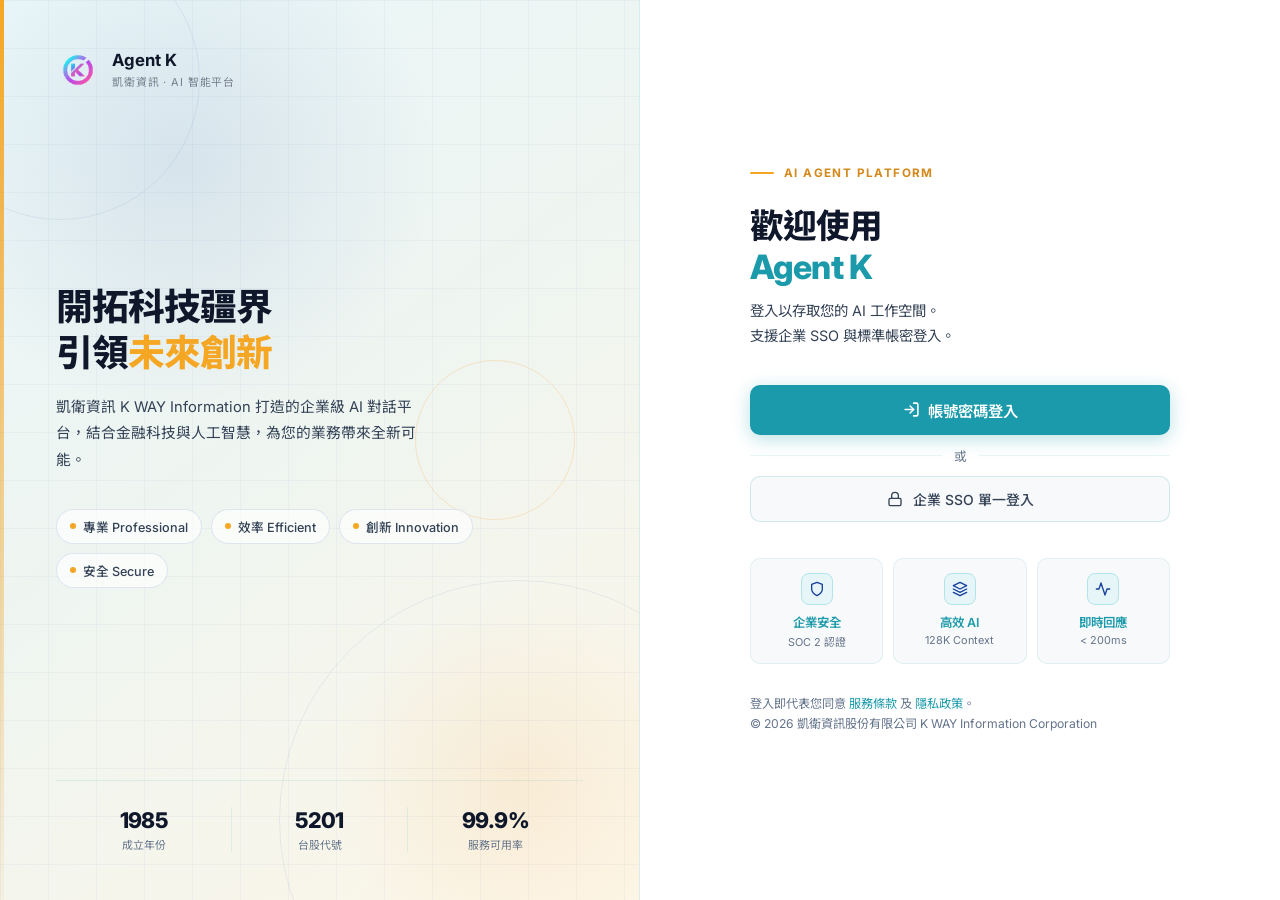
<file: frontend/index.html>
<!DOCTYPE html>
<html lang="zh-TW">
<head>
  <meta charset="UTF-8" />
  <meta name="viewport" content="width=device-width, initial-scale=1" />
  <title>Agent K</title>
  <!-- Keep this root entry for /ui/ compatibility.
       StaticFiles(html=True) resolves /ui/ to frontend/index.html,
       then redirects to pages/index.html for the multi-page structure. -->
  <meta http-equiv="refresh" content="0; url=pages/index.html" />
</head>
<body>
  <script>
    window.location.replace("pages/index.html");
  </script>
</body>
</html>
</file>
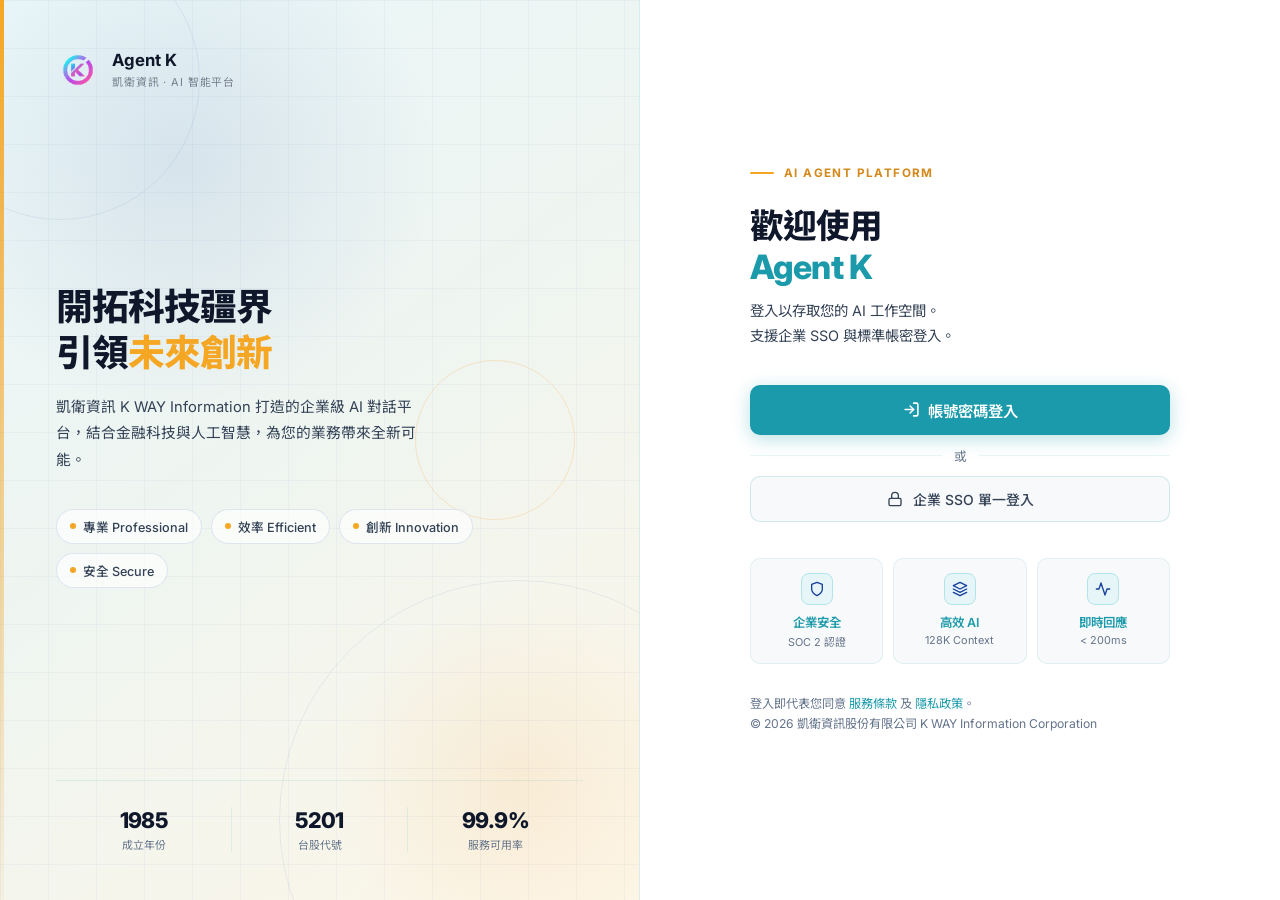
<file: frontend/pages/index.html>
<!DOCTYPE html>
<html lang="zh-TW">
<head>
  <meta charset="UTF-8" />
  <meta name="viewport" content="width=device-width, initial-scale=1" />
  <title>Agent K — 凱衛資訊 AI 智能平台</title>
  <link rel="stylesheet" href="../assets/css/style.css" />
  <link rel="stylesheet" href="../assets/css/themes.css" />
  <link rel="stylesheet" href="../assets/css/index.css" />
  <!-- Anti-FOUC: apply saved theme before first paint -->
  <script>(function(){var t=localStorage.getItem('kway_theme');if(t)document.documentElement.setAttribute('data-theme',t);})();</script>
</head>
<body>

<div class="page-welcome" role="main" data-analytics-region="welcome-page">

  <!-- Left brand panel -->
  <aside class="page-welcome-brand" aria-label="品牌介紹">
    <div class="page-welcome-brand-grid" aria-hidden="true"></div>
    <div class="page-welcome-brand-circle page-welcome-brand-circle--lg" aria-hidden="true"></div>
    <div class="page-welcome-brand-circle page-welcome-brand-circle--sm" aria-hidden="true"></div>
    <div class="page-welcome-brand-circle page-welcome-brand-circle--accent" aria-hidden="true"></div>
    <div class="page-welcome-brand-bar" aria-hidden="true"></div>

    <header class="page-welcome-brand-header">
      <div class="page-welcome-brand-logo">
        <div class="page-welcome-brand-logo-icon" aria-hidden="true">
          <img src="../assets/images/kw_logo.png" width="44" height="44" alt="K WAY Logo" />
        </div>
        <div class="page-welcome-brand-logo-text">
          <span class="page-welcome-brand-name">Agent K</span>
          <span class="page-welcome-brand-tagline">凱衛資訊 · AI 智能平台</span>
        </div>
      </div>
    </header>

    <section class="page-welcome-brand-body" aria-label="品牌主訊息">
      <h1 class="page-welcome-brand-headline">
        開拓科技疆界<br/>
        引領<span class="page-welcome-brand-highlight">未來創新</span>
      </h1>
      <p class="page-welcome-brand-desc">
        凱衛資訊 K WAY Information 打造的企業級 AI 對話平台，結合金融科技與人工智慧，為您的業務帶來全新可能。
      </p>
      <ul class="page-welcome-brand-chips" aria-label="核心特色">
        <li class="page-welcome-brand-chip"><div class="page-welcome-brand-chip-dot" aria-hidden="true"></div>專業 Professional</li>
        <li class="page-welcome-brand-chip"><div class="page-welcome-brand-chip-dot" aria-hidden="true"></div>效率 Efficient</li>
        <li class="page-welcome-brand-chip"><div class="page-welcome-brand-chip-dot" aria-hidden="true"></div>創新 Innovation</li>
        <li class="page-welcome-brand-chip"><div class="page-welcome-brand-chip-dot" aria-hidden="true"></div>安全 Secure</li>
      </ul>
    </section>

    <footer class="page-welcome-brand-stats" aria-label="公司數據">
      <div class="page-welcome-brand-stat">
        <div class="page-welcome-brand-stat-value">1985</div>
        <div class="page-welcome-brand-stat-label">成立年份</div>
      </div>
      <div class="page-welcome-brand-stat">
        <div class="page-welcome-brand-stat-value">5201</div>
        <div class="page-welcome-brand-stat-label">台股代號</div>
      </div>
      <div class="page-welcome-brand-stat">
        <div class="page-welcome-brand-stat-value">99.9%</div>
        <div class="page-welcome-brand-stat-label">服務可用率</div>
      </div>
    </footer>
  </aside>

  <!-- Right content panel -->
  <section class="page-welcome-content" aria-label="登入入口">
    <div class="page-welcome-content-inner page-enter">

      <div class="page-welcome-eyebrow" aria-hidden="true">
        <div class="page-welcome-eyebrow-line"></div>
        <span class="page-welcome-eyebrow-text">AI Agent Platform</span>
      </div>

      <h2 class="page-welcome-title">
        歡迎使用<br/>
        <span class="page-welcome-title-brand">Agent K</span>
      </h2>
      <p class="page-welcome-desc">
        登入以存取您的 AI 工作空間。<br/>
        支援企業 SSO 與標準帳密登入。
      </p>

      <div class="page-welcome-actions" data-analytics-region="login-cta">
        <a
          href="login.html"
          class="btn btn-primary"
          aria-label="使用帳號密碼登入"
          data-analytics-title="帳號密碼登入"
        >
          <svg width="17" height="17" viewBox="0 0 24 24" fill="none" stroke="currentColor" stroke-width="2.2" stroke-linecap="round" stroke-linejoin="round" aria-hidden="true">
            <path d="M15 3h4a2 2 0 0 1 2 2v14a2 2 0 0 1-2 2h-4"/>
            <polyline points="10 17 15 12 10 7"/>
            <line x1="15" y1="12" x2="3" y2="12"/>
          </svg>
          帳號密碼登入
        </a>

        <div class="page-welcome-divider" aria-hidden="true">或</div>

        <button
          class="page-welcome-sso-btn"
          onclick="window.location.href='login.html?mode=sso'"
          aria-label="使用企業 SSO 單一登入"
          data-analytics-title="企業 SSO 登入"
        >
          <svg width="16" height="16" viewBox="0 0 24 24" fill="none" stroke="currentColor" stroke-width="2" stroke-linecap="round" stroke-linejoin="round" aria-hidden="true">
            <rect x="3" y="11" width="18" height="11" rx="2" ry="2"/>
            <path d="M7 11V7a5 5 0 0 1 10 0v4"/>
          </svg>
          企業 SSO 單一登入
        </button>
      </div>

      <ul class="page-welcome-values" aria-label="平台特色">
        <li class="page-welcome-value-item">
          <div class="page-welcome-value-icon" aria-hidden="true">
            <svg width="16" height="16" viewBox="0 0 24 24" fill="none" stroke="#18409b" stroke-width="2" stroke-linecap="round" stroke-linejoin="round">
              <path d="M12 22s8-4 8-10V5l-8-3-8 3v7c0 6 8 10 8 10z"/>
            </svg>
          </div>
          <div class="page-welcome-value-label">企業安全</div>
          <div class="page-welcome-value-sub">SOC 2 認證</div>
        </li>
        <li class="page-welcome-value-item">
          <div class="page-welcome-value-icon" aria-hidden="true">
            <svg width="16" height="16" viewBox="0 0 24 24" fill="none" stroke="#18409b" stroke-width="2" stroke-linecap="round" stroke-linejoin="round">
              <polygon points="12 2 2 7 12 12 22 7 12 2"/>
              <polyline points="2 17 12 22 22 17"/>
              <polyline points="2 12 12 17 22 12"/>
            </svg>
          </div>
          <div class="page-welcome-value-label">高效 AI</div>
          <div class="page-welcome-value-sub">128K Context</div>
        </li>
        <li class="page-welcome-value-item">
          <div class="page-welcome-value-icon" aria-hidden="true">
            <svg width="16" height="16" viewBox="0 0 24 24" fill="none" stroke="#18409b" stroke-width="2" stroke-linecap="round" stroke-linejoin="round">
              <polyline points="22 12 18 12 15 21 9 3 6 12 2 12"/>
            </svg>
          </div>
          <div class="page-welcome-value-label">即時回應</div>
          <div class="page-welcome-value-sub">&lt; 200ms</div>
        </li>
      </ul>

      <p class="page-welcome-footer">
        登入即代表您同意 <a href="#">服務條款</a> 及 <a href="#">隱私政策</a>。<br/>
        &copy; 2026 凱衛資訊股份有限公司 K WAY Information Corporation
      </p>

    </div>
  </section>

</div>

<!-- Login page status banner (success/warning variants) -->
<div id="loginStatusBanner" style="display:none;position:fixed;top:20px;left:50%;transform:translateX(-50%);padding:10px 22px;border-radius:8px;box-shadow:0 4px 14px rgba(0,0,0,0.18);font-size:0.9rem;font-weight:600;z-index:9999;opacity:0;transition:opacity 0.3s;" role="status" aria-live="polite"></div>

<script>
  (function () {
    try {
      var params = new URLSearchParams(window.location.search);
      var banner = document.getElementById('loginStatusBanner');
      var text = '', bg = '', fg = '#fff', shown = false;

      if (params.get('logged_out') === '1') {
        text = '✓ 已安全登出';
        bg = '#22c55e';
        shown = true;
      } else if (params.get('session_expired') === '1') {
        text = '⚠️ 登入狀態已失效，請重新登入';
        bg = '#f59e0b';
        shown = true;
      }

      if (shown && banner) {
        banner.textContent = text;
        banner.style.background = bg;
        banner.style.color = fg;
        banner.style.display = 'block';
        requestAnimationFrame(function () { banner.style.opacity = '1'; });
        setTimeout(function () {
          banner.style.opacity = '0';
          setTimeout(function () { banner.style.display = 'none'; }, 300);
        }, 3000);

        // Strip query so refresh doesn't re-trigger
        if (window.history && window.history.replaceState) {
          var clean = window.location.pathname + window.location.hash;
          window.history.replaceState({}, document.title, clean);
        }
      }
    } catch (_) {}
  })();
</script>

<script src="../assets/js/script.js"></script>
</body>
</html>
</file>
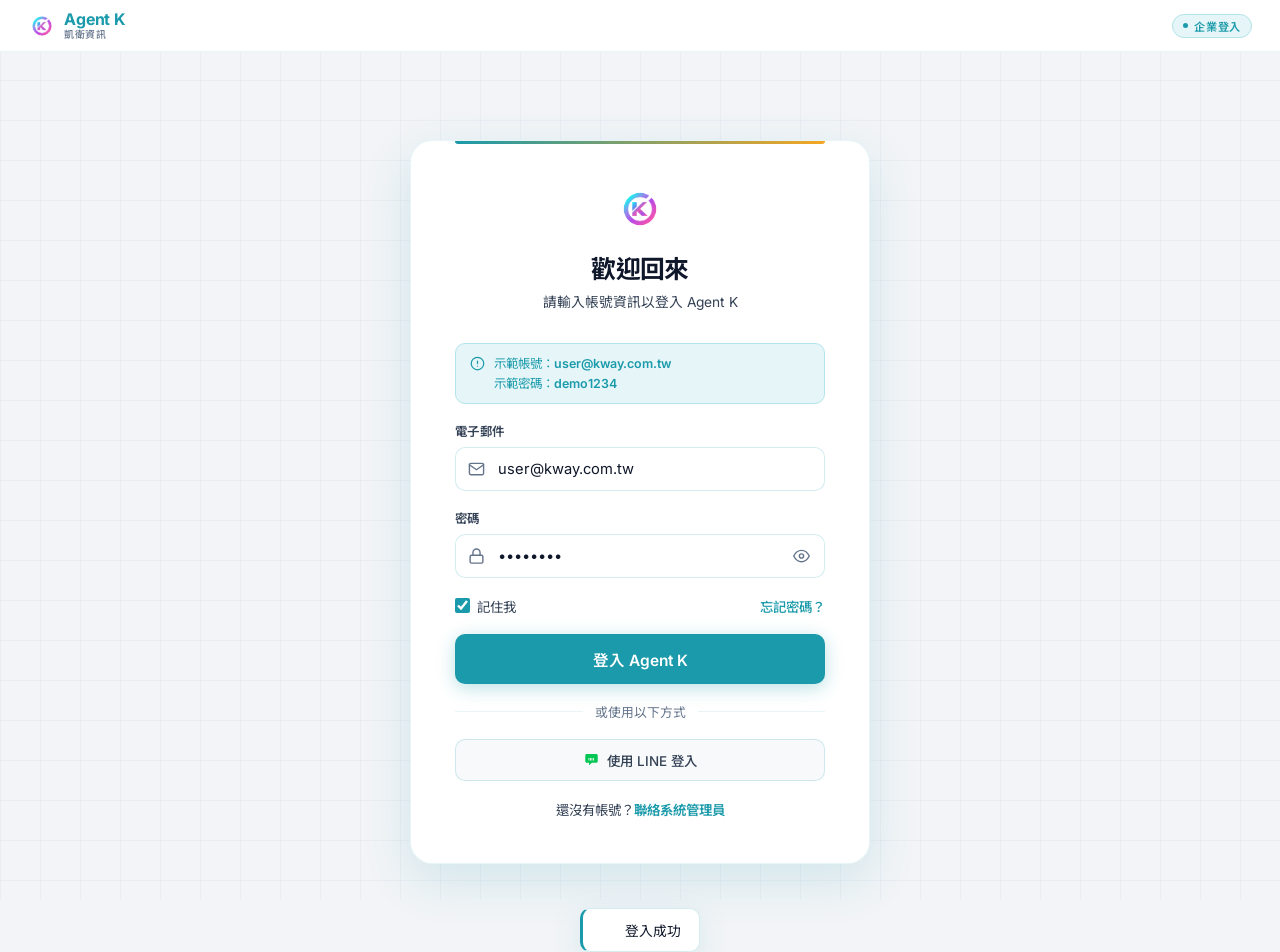
<file: frontend/pages/login.html>
﻿<!DOCTYPE html>
<html lang="zh-TW">
<head>
  <meta charset="UTF-8" />
  <meta name="viewport" content="width=device-width, initial-scale=1" />
  <title>Agent K — 登入</title>
  <link rel="stylesheet" href="../assets/css/style.css" />
  <link rel="stylesheet" href="../assets/css/themes.css" />
  <link rel="stylesheet" href="../assets/css/login.css" />
  <!-- Anti-FOUC: apply saved theme before first paint -->
  <script>(function(){var t=localStorage.getItem('kway_theme');if(t)document.documentElement.setAttribute('data-theme',t);})();</script>
</head>
<body>

  <!-- Top navigation bar -->
  <nav class="page-login-topbar" role="navigation" aria-label="頁面導覽">
    <a href="index.html" class="logo" aria-label="返回首頁" style="gap:8px;">
      <div class="logo-mark" style="width:28px;height:28px;border-radius:6px;" aria-hidden="true">
        <img src="../assets/images/kw_logo.png" width="28" height="28" alt="K WAY Logo" />
      </div>
      <div class="logo-text">
        <span class="brand">Agent K</span>
        <span class="sub">凱衛資訊</span>
      </div>
    </a>
    <div class="page-login-topbar-right">
      <div class="page-login-topbar-badge" aria-label="企業登入模式">
        <div class="page-login-topbar-badge-dot" aria-hidden="true"></div>
        企業登入
      </div>
    </div>
  </nav>

  <!-- Login root -->
  <main class="page-login" style="margin-top:52px;" data-analytics-region="login-page">
    <article class="glass-card page-login-card" aria-labelledby="loginTitle">

      <header class="page-login-header">
        <div class="page-login-logo-mark" aria-hidden="true">
          <img src="../assets/images/kw_logo.png" width="48" height="48" alt="K WAY Logo" />
        </div>
        <h1 id="loginTitle" class="page-login-title">歡迎回來</h1>
        <p class="page-login-subtitle">請輸入帳號資訊以登入 Agent K</p>
      </header>

      <form class="page-login-form" id="loginForm" novalidate aria-label="登入表單">

        <!-- Demo hint -->
        <div class="page-login-demo-hint" role="note" aria-label="示範帳號資訊">
          <div class="page-login-demo-hint-icon" aria-hidden="true">
            <svg width="15" height="15" viewBox="0 0 24 24" fill="none" stroke="currentColor" stroke-width="2" stroke-linecap="round" stroke-linejoin="round">
              <circle cx="12" cy="12" r="10"/><line x1="12" y1="8" x2="12" y2="12"/><line x1="12" y1="16" x2="12.01" y2="16"/>
            </svg>
          </div>
          <div class="page-login-demo-hint-text">
            示範帳號：<strong>user@kway.com.tw</strong><br/>
            示範密碼：<strong>demo1234</strong>
          </div>
        </div>

        <!-- Email field -->
        <div class="page-login-form-group">
          <label class="input-label" for="email">電子郵件</label>
          <div class="page-login-input-wrap">
            <svg class="page-login-input-icon" viewBox="0 0 24 24" fill="none" stroke="currentColor" stroke-width="2" stroke-linecap="round" stroke-linejoin="round" aria-hidden="true">
              <path d="M4 4h16c1.1 0 2 .9 2 2v12c0 1.1-.9 2-2 2H4c-1.1 0-2-.9-2-2V6c0-1.1.9-2 2-2z"/>
              <polyline points="22,6 12,13 2,6"/>
            </svg>
            <input
              type="email"
              id="email"
              class="input-field"
              placeholder="user@kway.com.tw"
              autocomplete="email"
              aria-required="true"
              aria-describedby="emailError"
            />
          </div>
          <span class="error-msg page-login-error-msg" id="emailError" role="alert">請輸入有效的電子郵件</span>
        </div>

        <!-- Password field -->
        <div class="page-login-form-group">
          <label class="input-label" for="password">密碼</label>
          <div class="page-login-input-wrap">
            <svg class="page-login-input-icon" viewBox="0 0 24 24" fill="none" stroke="currentColor" stroke-width="2" stroke-linecap="round" stroke-linejoin="round" aria-hidden="true">
              <rect x="3" y="11" width="18" height="11" rx="2" ry="2"/>
              <path d="M7 11V7a5 5 0 0 1 10 0v4"/>
            </svg>
            <input
              type="password"
              id="password"
              class="input-field"
              placeholder="請輸入密碼"
              autocomplete="current-password"
              aria-required="true"
              aria-describedby="passwordError"
            />
            <button type="button" class="page-login-input-toggle" id="togglePwd" aria-label="顯示/隱藏密碼">
              <svg id="eyeIcon" width="17" height="17" viewBox="0 0 24 24" fill="none" stroke="currentColor" stroke-width="2" stroke-linecap="round" stroke-linejoin="round" aria-hidden="true">
                <path d="M1 12s4-8 11-8 11 8 11 8-4 8-11 8-11-8-11-8z"/>
                <circle cx="12" cy="12" r="3"/>
              </svg>
            </button>
          </div>
          <span class="error-msg page-login-error-msg" id="passwordError" role="alert">密碼長度至少需要 6 個字元</span>
        </div>

        <!-- Form options -->
        <div class="page-login-form-options">
          <label class="page-login-checkbox-wrap">
            <input type="checkbox" id="remember" checked aria-label="記住我的登入狀態" />
            <span>記住我</span>
          </label>
          <a href="#" class="page-login-forgot-link">忘記密碼？</a>
        </div>

        <!-- Submit -->
        <button
          type="submit"
          class="btn btn-primary page-login-submit-btn"
          id="loginBtn"
          data-analytics-title="登入提交"
        >
          <span class="page-login-btn-text">登入 Agent K</span>
          <div class="page-login-btn-loader" aria-label="登入中…" aria-live="polite"></div>
        </button>

        <div class="page-login-divider" aria-hidden="true">或使用以下方式</div>

        <!-- Social login (LINE only) -->
        <div class="page-login-social-grid" role="group" aria-label="第三方登入" style="grid-template-columns:1fr;">
          <button type="button" class="page-login-social-item" onclick="socialLogin('LINE')" aria-label="使用 LINE 登入">
            <svg width="15" height="15" viewBox="0 0 24 24" aria-hidden="true"><path fill="#06C755" d="M19.6 3H4.4C3.1 3 2 4.1 2 5.4v9.2C2 15.9 3.1 17 4.4 17H8v4l4.7-4H19.6c1.3 0 2.4-1.1 2.4-2.4V5.4C22 4.1 20.9 3 19.6 3z"/><path fill="#fff" d="M7.2 9.5h1.3v4H7.2v-4zm2.4 0h1.3v4H9.6v-4zm2.4 0h1.3v4H12v-4zm2.4 0h1.3v4h-1.3v-4z"/></svg>
            使用 LINE 登入
          </button>
        </div>

        <p class="page-login-register-text">還沒有帳號？<a href="#">聯絡系統管理員</a></p>
      </form>

    </article>
  </main>

  <!-- Toast notification -->
  <div class="toast" id="toast" role="status" aria-live="polite">
    <svg width="14" height="14" viewBox="0 0 24 24" fill="none" stroke="white" stroke-width="2.5" stroke-linecap="round" stroke-linejoin="round" id="toastIcon" aria-hidden="true">
      <polyline points="20 6 9 17 4 12"/>
    </svg>
    <span id="toastMsg">登入成功</span>
  </div>

  <!-- 本機設定（含私密金鑰，詳見 config.example.js） -->
  <script src="../config.js"></script>

  <script src="../assets/js/script.js"></script>
  <script src="../assets/js/login.js"></script>
</body>
</html>
</file>
<file: frontend/assets/css/style.css>
/* ============================================================
   K WAY AgentPortal — Design System
   Brand: 凱衛資訊 K WAY Information Corporation
   Primary: #18409b (Deep Blue)  |  Accent: #f68300 (Orange)
   Theme: Light / Corporate Professional
   Architecture: Apple Component System (ac- / page- prefix)
   ============================================================ */

@import url('https://fonts.googleapis.com/css2?family=Inter:wght@400;500;600;700;800&family=Noto+Sans+TC:wght@400;500;700&display=swap');

/* ── Design Tokens ──────────────────────────────────────────── */
:root {
  /* Brand Palette — ocean（晴湖青韻）作為 :root 基底，對應 DEFAULT_THEME */
  --kway-blue:        #1a9aaa;
  --kway-blue-dark:   #12737f;
  --kway-blue-mid:    #5ec4d0;
  --kway-blue-light:  #b2e4ea;
  --kway-blue-pale:   #e6f6f8;
  --kway-orange:      #f5a623;
  --kway-orange-dark: #d4891a;
  --kway-orange-light:#fde8bb;

  /* Background */
  --bg-base:          #f2f4f7;
  --bg-surface:       #ffffff;
  --bg-card:          #ffffff;
  --bg-sidebar:       #f8f9fb;
  --bg-hover:         #e6f6f8;
  --bg-active:        #b2e4ea;
  --bg-input:         #ffffff;

  /* Border */
  --border-subtle:    rgba(26,154,170,0.10);
  --border-medium:    rgba(26,154,170,0.18);
  --border-focus:     rgba(26,154,170,0.55);

  /* Text */
  --text-primary:     #0f172a;
  --text-secondary:   #334155;
  --text-muted:       #64748b;
  --text-inverse:     #ffffff;

  /* Shadow */
  --shadow-sm:        0 1px 4px  rgba(26,154,170,0.07);
  --shadow-md:        0 4px 16px rgba(26,154,170,0.09);
  --shadow-lg:        0 8px 32px rgba(26,154,170,0.12);
  --shadow-xl:        0 16px 48px rgba(26,154,170,0.15);
  --shadow-orange:    0 4px 18px rgba(245,166,35,0.30);
  --shadow-blue:      0 4px 18px rgba(26,154,170,0.30);

  /* Radius */
  --radius-xs:   4px;
  --radius-sm:   6px;
  --radius-md:   10px;
  --radius-lg:   16px;
  --radius-xl:   22px;
  --radius-full: 9999px;

  /* Transition */
  --transition: 0.20s cubic-bezier(0.4, 0, 0.2, 1);

  /* Background (extended) */
  --bg-main:          #f8f9fb;

  /* Text (extended) */
  --text-tertiary:    #94a3b8;

  /* Accent Colors */
  --accent-teal:      #4bbfb5;
  --accent-teal-pale: #d9f5f2;

  /* Status / Semantic Colors */
  --color-success:    #059669;
  --color-success-bg: #dcfce7;
  --color-error:      #dc2626;
  --color-error-bg:   #fef2f2;
  --color-warning:    #d97706;
  --color-warning-bg: #fef3c7;
  --color-info:       #4285f4;
  --color-info-bg:    #dbeafe;

  /* Shadow (extended) */
  --shadow-clay-sm:   0 2px 8px rgba(0,0,0,0.06);
  --shadow-clay-md:   0 4px 16px rgba(0,0,0,0.10);
  --shadow-hover:     0 4px 16px rgba(0,0,0,0.07);
  --shadow-drawer:    -4px 0 24px rgba(0,0,0,0.12);
  --shadow-modal:     0 8px 32px rgba(0,0,0,0.18);

  /* Overlay */
  --overlay-bg:       rgba(0,0,0,0.40);

  /* Radius (extended — aligned to actual usage) */
  --radius-button:    8px;
  --radius-card:      12px;
  --radius-card-lg:   14px;

  /* Font Scale */
  --font-2xs:  0.60rem;
  --font-xs:   0.68rem;
  --font-sm:   0.75rem;
  --font-base: 0.82rem;
  --font-md:   0.90rem;
  --font-lg:   1.05rem;
  --font-xl:   1.20rem;
  --font-2xl:  1.60rem;

  /* Transition Scale */
  --transition-fast:  0.12s ease-out;
  --transition-base:  0.20s cubic-bezier(0.4, 0, 0.2, 1);
  --transition-slow:  0.25s ease-out;

  /* Typography */
  --font-sans: 'Inter', 'Noto Sans TC', system-ui, -apple-system, sans-serif;
  --font-mono: 'SFMono-Regular', 'Roboto Mono', Consolas, 'Courier New', monospace;

  /* Workflow / brand accents — intentionally theme-invariant
     (Google service brand colors must stay recognizable across themes). */
  --wf-purple:        #8e44ad;
  --wf-purple-dark:   #6c5ce7;
  --brand-google-blue:   #4285f4;
  --brand-google-green:  #34a853;
  --brand-google-red:    #ea4335;
  --brand-google-yellow: #fbbc04;

  /* Modal sizing tokens — single source of truth for all dialog widths.
     Pick small/medium/large based on content density; use radius + padding
     consistently so modals no longer drift between 10/14/16px. */
  --modal-width-sm:   380px;
  --modal-width-md:   520px;
  --modal-width-lg:   620px;
  --modal-radius:     14px;
  --modal-padding:    22px 24px;
  --modal-shadow:     0 20px 60px rgba(0,0,0,0.25);

  /* Spacing scale (8-point grid) — roll out incrementally; legacy fixed
     pixel values stay working until migrated. */
  --space-1: 4px;
  --space-2: 8px;
  --space-3: 12px;
  --space-4: 16px;
  --space-5: 20px;
  --space-6: 24px;
  --space-8: 32px;
}

/* ── Reset & Base ───────────────────────────────────────────── */
*, *::before, *::after { box-sizing: border-box; margin: 0; padding: 0; }
html { font-size: 16px; scroll-behavior: smooth; }

body {
  font-family: var(--font-sans);
  background: var(--bg-base);
  color: var(--text-primary);
  min-height: 100vh;
  -webkit-font-smoothing: antialiased;
}

/* Form controls inherit the body font.
   Browsers default input/select/textarea/button to system-ui (Segoe UI on
   Windows, -apple-system on macOS), which ignores body's font-family. This
   caused visible Chinese-glyph inconsistency in the workflow designer's
   inputs vs. surrounding labels. Forcing `inherit` propagates --font-sans
   (Inter + Noto Sans TC) into every form element site-wide. */
input, select, textarea, button, optgroup {
  font-family: inherit;
  font-size: inherit;
}

/* Text selection */
::selection { background: rgba(26,154,170,0.18); }

/* ── Scrollbar ──────────────────────────────────────────────── */
::-webkit-scrollbar { width: 5px; height: 5px; }
::-webkit-scrollbar-track { background: var(--bg-base); }
::-webkit-scrollbar-thumb { background: var(--kway-blue-light); border-radius: 99px; }
::-webkit-scrollbar-thumb:hover { background: var(--kway-blue); }

/* ── Page animation ─────────────────────────────────────────── */
.page-enter {
  animation: pageEnter 0.40s cubic-bezier(0.22, 1, 0.36, 1) forwards;
}
@keyframes pageEnter {
  from { opacity: 0; transform: translateY(16px); }
  to   { opacity: 1; transform: translateY(0); }
}

/* ── Reveal animation (Apple scroll-reveal pattern) ────────── */
.reveal {
  opacity: 0;
  transform: translateY(20px);
  transition: opacity 0.5s cubic-bezier(0.22, 1, 0.36, 1),
              transform 0.5s cubic-bezier(0.22, 1, 0.36, 1);
}
.reveal.is-visible {
  opacity: 1;
  transform: translateY(0);
}
@media (prefers-reduced-motion: reduce) {
  .reveal { opacity: 1; transform: none; transition: none; }
}

/* ── ac-glass-card (Apple Component: Elevated Card) ────────── */
.ac-glass-card {
  background: var(--bg-card);
  border: 1px solid var(--border-subtle);
  border-radius: var(--radius-xl);
  box-shadow: var(--shadow-xl);
}

/* ── ac-logo (Apple Component: Brand Logo) ──────────────────── */
.ac-logo {
  display: inline-flex;
  align-items: center;
  gap: 10px;
  text-decoration: none;
  user-select: none;
}
.ac-logo-mark {
  width: 36px; height: 36px;
  border-radius: var(--radius-sm);
  display: flex;
  align-items: center;
  justify-content: center;
  flex-shrink: 0;
  position: relative;
  overflow: hidden;
}
.ac-logo-mark svg { width: 20px; height: 20px; position: relative; z-index: 1; }
.ac-logo-mark img { width: 100%; height: 100%; object-fit: contain; }
.ac-logo-text {
  font-size: 1rem;
  font-weight: 700;
  color: var(--text-primary);
  letter-spacing: -0.01em;
  display: flex;
  flex-direction: column;
  line-height: 1.1;
}
.ac-logo-text .ac-logo-brand { color: var(--kway-blue); font-size: 1rem; }
.ac-logo-text .ac-logo-sub   { color: var(--text-muted); font-size: 0.62rem; font-weight: 500; letter-spacing: 0.06em; text-transform: uppercase; }

/* ── ac-btn (Apple Component: Buttons) ─────────────────────── */
.ac-btn {
  display: inline-flex;
  align-items: center;
  justify-content: center;
  gap: 8px;
  padding: 11px 24px;
  font-size: 0.92rem;
  font-weight: 600;
  letter-spacing: 0.01em;
  border: none;
  border-radius: var(--radius-md);
  cursor: pointer;
  transition: var(--transition);
  text-decoration: none;
  white-space: nowrap;
  font-family: var(--font-sans);
}
.ac-btn-primary {
  background: var(--kway-blue);
  color: #fff;
  box-shadow: var(--shadow-blue);
}
.ac-btn-primary:hover {
  background: var(--kway-blue-dark);
  transform: translateY(-1px);
  box-shadow: 0 6px 24px rgba(24,64,155,0.38);
}
.ac-btn-primary:active { transform: translateY(0); }

.ac-btn-orange {
  background: var(--kway-orange);
  color: #fff;
  box-shadow: var(--shadow-orange);
}
.ac-btn-orange:hover {
  background: var(--kway-orange-dark);
  transform: translateY(-1px);
}

.ac-btn-ghost {
  background: transparent;
  color: var(--text-secondary);
  border: 1.5px solid var(--border-medium);
}
.ac-btn-ghost:hover {
  background: var(--bg-hover);
  color: var(--kway-blue);
  border-color: var(--kway-blue);
}

.ac-btn-icon {
  width: 38px; height: 38px;
  padding: 0;
  border-radius: var(--radius-md);
  background: var(--bg-sidebar);
  color: var(--text-secondary);
  border: 1px solid var(--border-subtle);
  flex-shrink: 0;
  display: inline-flex;
  align-items: center;
  justify-content: center;
  cursor: pointer;
}
.ac-btn-icon:hover { background: var(--bg-hover); color: var(--kway-blue); border-color: rgba(24,64,155,0.3); }

/* ── ac-input (Apple Component: Form Input) ─────────────────── */
.ac-input {
  width: 100%;
  padding: 12px 16px;
  background: var(--bg-input);
  border: 1.5px solid var(--border-medium);
  border-radius: var(--radius-md);
  color: var(--text-primary);
  font-size: 0.92rem;
  font-family: var(--font-sans);
  outline: none;
  transition: var(--transition);
}
.ac-input::placeholder { color: var(--text-muted); }
.ac-input:focus {
  border-color: var(--kway-blue);
  box-shadow: 0 0 0 3px rgba(24,64,155,0.10);
}
.ac-input.is-error { border-color: #d9363e; box-shadow: 0 0 0 2px rgba(217,54,62,0.10); }

.ac-input-label {
  display: block;
  font-size: 0.78rem;
  font-weight: 600;
  color: var(--text-secondary);
  margin-bottom: 7px;
  letter-spacing: 0.04em;
  text-transform: uppercase;
}

/* ── ac-avatar (Apple Component: Avatar) ────────────────────── */
.ac-avatar {
  width: 36px; height: 36px;
  border-radius: var(--radius-full);
  background: var(--kway-blue);
  display: flex;
  align-items: center;
  justify-content: center;
  font-size: 0.82rem;
  font-weight: 700;
  color: #fff;
  flex-shrink: 0;
  cursor: pointer;
}
.ac-avatar-sm { width: 28px; height: 28px; font-size: 0.70rem; }
.ac-avatar-ai {
  background: var(--kway-blue);
  border: 2px solid var(--kway-orange);
  font-size: 0.65rem;
  font-weight: 800;
}

/* ── ac-badge (Apple Component: Badge) ──────────────────────── */
.ac-badge {
  display: inline-flex;
  align-items: center;
  padding: 2px 8px;
  border-radius: var(--radius-full);
  font-size: 0.70rem;
  font-weight: 700;
  letter-spacing: 0.05em;
  text-transform: uppercase;
}
.ac-badge-blue   { background: var(--kway-blue-light); color: var(--kway-blue); }
.ac-badge-orange { background: var(--kway-orange-light); color: var(--kway-orange-dark); }
.ac-badge-green  { background: #dff5ea; color: #1a7a43; }
.ac-badge-teal   { background: #d9f5f2; color: #0d7a6e; }
.ac-badge-purple { background: #ede8ff; color: #5a3fb5; }

/* ── ac-divider (Apple Component: Divider) ──────────────────── */
.ac-divider { height: 1px; background: var(--border-subtle); margin: 16px 0; }

/* ── ac-accent-bar (Apple Component: Brand Accent) ──────────── */
.ac-accent-bar {
  height: 3px;
  width: 28px;
  background: var(--kway-orange);
  border-radius: var(--radius-full);
  margin-bottom: 14px;
}

/* ── ac-toast (Apple Component: Toast Notification) ─────────── */
.ac-toast {
  position: fixed;
  bottom: 28px; left: 50%;
  transform: translateX(-50%) translateY(80px);
  background: var(--bg-surface);
  border: 1px solid var(--border-medium);
  border-left: 3px solid var(--kway-blue);
  border-radius: var(--radius-md);
  padding: 11px 18px;
  display: flex;
  align-items: center;
  gap: 10px;
  font-size: 0.86rem;
  color: var(--text-primary);
  box-shadow: var(--shadow-lg);
  transition: transform 0.32s cubic-bezier(0.22,1,0.36,1);
  z-index: 9999;
  white-space: nowrap;
}
.ac-toast.is-visible { transform: translateX(-50%) translateY(0); }
.ac-toast.is-error   { border-left-color: #d9363e; }
.ac-toast.is-success { border-left-color: #22a05c; }

/* ── Dark Theme Token Overrides ─────────────────────────────── */
[data-theme="dark"] {
  /* Background */
  --bg-base:          #0d1117;
  --bg-surface:       #151d2e;
  --bg-card:          #1a2438;
  --bg-sidebar:       #111827;
  --bg-hover:         rgba(35, 85, 184, 0.15);
  --bg-active:        rgba(35, 85, 184, 0.25);
  --bg-input:         #1e2d47;

  /* Border */
  --border-subtle:    rgba(255, 255, 255, 0.07);
  --border-medium:    rgba(255, 255, 255, 0.12);
  --border-focus:     rgba(35, 85, 184, 0.65);

  /* Text */
  --text-primary:     #e8edf5;
  --text-secondary:   #8aa0c0;
  --text-muted:       #536480;
  --text-inverse:     #0d1117;

  /* Shadow (deeper on dark backgrounds) */
  --shadow-sm:        0 1px 4px rgba(0, 0, 0, 0.30);
  --shadow-md:        0 4px 16px rgba(0, 0, 0, 0.35);
  --shadow-lg:        0 8px 32px rgba(0, 0, 0, 0.40);
  --shadow-xl:        0 16px 48px rgba(0, 0, 0, 0.45);
}

/* Badge dark mode adjustments (hardcoded bg-colors) */
[data-theme="dark"] .ac-badge-blue,   [data-theme="dark"] .badge-blue   { background: rgba(24, 64, 155, 0.30); color: #93b4ff; }
[data-theme="dark"] .ac-badge-orange, [data-theme="dark"] .badge-orange { background: rgba(246, 131, 0, 0.20); color: #fba94c; }
[data-theme="dark"] .ac-badge-green,  [data-theme="dark"] .badge-green  { background: rgba(26, 122, 67, 0.22); color: #4ade80; }
[data-theme="dark"] .ac-badge-teal,   [data-theme="dark"] .badge-teal   { background: rgba(13, 122, 110, 0.22); color: #2dd4bf; }
[data-theme="dark"] .ac-badge-purple, [data-theme="dark"] .badge-purple { background: rgba(90, 63, 181, 0.22); color: #a78bfa; }

/* Scrollbar dark mode */
[data-theme="dark"] ::-webkit-scrollbar-track { background: var(--bg-sidebar); }
[data-theme="dark"] ::-webkit-scrollbar-thumb { background: rgba(35, 85, 184, 0.40); }
[data-theme="dark"] ::-webkit-scrollbar-thumb:hover { background: var(--kway-blue-mid); }

/* ── Legacy class aliases (backward compatibility) ───────────── */
/* Maps old class names to new ac- system for any inline references */
.btn           { display: inline-flex; align-items: center; justify-content: center; gap: 8px; padding: 11px 24px; font-size: 0.92rem; font-weight: 600; border: none; border-radius: var(--radius-md); cursor: pointer; transition: var(--transition); text-decoration: none; white-space: nowrap; font-family: var(--font-sans); }
.btn-primary   { background: var(--kway-blue); color: #fff; box-shadow: var(--shadow-blue); }
.btn-primary:hover { background: var(--kway-blue-dark); transform: translateY(-1px); box-shadow: 0 6px 24px rgba(24,64,155,0.38); }
.btn-primary:active { transform: translateY(0); }
.btn-orange    { background: var(--kway-orange); color: #fff; box-shadow: var(--shadow-orange); }
.btn-orange:hover { background: var(--kway-orange-dark); transform: translateY(-1px); }
.btn-ghost     { background: transparent; color: var(--text-secondary); border: 1.5px solid var(--border-medium); }
.btn-ghost:hover { background: var(--bg-hover); color: var(--kway-blue); border-color: var(--kway-blue); }
.btn-icon      { width: 38px; height: 38px; padding: 0; border-radius: var(--radius-md); background: var(--bg-sidebar); color: var(--text-secondary); border: 1px solid var(--border-subtle); flex-shrink: 0; display: inline-flex; align-items: center; justify-content: center; cursor: pointer; }
.btn-icon:hover { background: var(--bg-hover); color: var(--kway-blue); border-color: rgba(24,64,155,0.3); }
.input-field   { width: 100%; padding: 12px 16px; background: var(--bg-input); border: 1.5px solid var(--border-medium); border-radius: var(--radius-md); color: var(--text-primary); font-size: 0.92rem; font-family: var(--font-sans); outline: none; transition: var(--transition); }
.input-field::placeholder { color: var(--text-muted); }
.input-field:focus { border-color: var(--kway-blue); box-shadow: 0 0 0 3px rgba(24,64,155,0.10); }
.input-field.error { border-color: #d9363e; box-shadow: 0 0 0 2px rgba(217,54,62,0.10); }
.input-label   { display: block; font-size: 0.78rem; font-weight: 600; color: var(--text-secondary); margin-bottom: 7px; letter-spacing: 0.04em; text-transform: uppercase; }
.avatar        { width: 36px; height: 36px; border-radius: var(--radius-full); background: var(--kway-blue); display: flex; align-items: center; justify-content: center; font-size: 0.82rem; font-weight: 700; color: #fff; flex-shrink: 0; cursor: pointer; }
.avatar-sm     { width: 28px; height: 28px; font-size: 0.70rem; }
.avatar-ai     { background: #fff; border: none; padding: 0; overflow: hidden; }
.badge         { display: inline-flex; align-items: center; padding: 2px 8px; border-radius: var(--radius-full); font-size: 0.70rem; font-weight: 700; letter-spacing: 0.05em; text-transform: uppercase; }
.badge-blue    { background: var(--kway-blue-light); color: var(--kway-blue); }
.badge-orange  { background: var(--kway-orange-light); color: var(--kway-orange-dark); }
.badge-green   { background: #dff5ea; color: #1a7a43; }
.badge-teal    { background: #d9f5f2; color: #0d7a6e; }
.badge-purple  { background: #ede8ff; color: #5a3fb5; }
.divider       { height: 1px; background: var(--border-subtle); margin: 16px 0; }
.kway-accent-bar { height: 3px; width: 28px; background: var(--kway-orange); border-radius: var(--radius-full); margin-bottom: 14px; }
.glass-card    { background: var(--bg-card); border: 1px solid var(--border-subtle); border-radius: var(--radius-xl); box-shadow: var(--shadow-xl); }
.logo          { display: inline-flex; align-items: center; gap: 10px; text-decoration: none; user-select: none; }
.logo-mark     { width: 36px; height: 36px; border-radius: var(--radius-sm); display: flex; align-items: center; justify-content: center; flex-shrink: 0; position: relative; overflow: hidden; }
.logo-mark svg { width: 20px; height: 20px; position: relative; z-index: 1; }
.logo-mark img { width: 100%; height: 100%; object-fit: contain; }
.logo-text     { font-size: 1rem; font-weight: 700; color: var(--text-primary); letter-spacing: -0.01em; display: flex; flex-direction: column; line-height: 1.1; }
.logo-text .brand { color: var(--kway-blue); font-size: 1rem; }
.logo-text .sub   { color: var(--text-muted); font-size: 0.62rem; font-weight: 500; letter-spacing: 0.06em; text-transform: uppercase; }
.toast         { position: fixed; bottom: 28px; left: 50%; transform: translateX(-50%) translateY(80px); background: var(--bg-surface); border: 1px solid var(--border-medium); border-left: 3px solid var(--kway-blue); border-radius: var(--radius-md); padding: 11px 18px; display: flex; align-items: center; gap: 10px; font-size: 0.86rem; color: var(--text-primary); box-shadow: var(--shadow-lg); transition: transform 0.32s cubic-bezier(0.22,1,0.36,1); z-index: 9999; white-space: nowrap; }
.toast.show    { transform: translateX(-50%) translateY(0); }
.toast.error   { border-left-color: #d9363e; }
.toast.success { border-left-color: #22a05c; }
</file>
<file: frontend/assets/css/themes.css>
/* ============================================================
   MCP Agent Console — UIUXPRO Theme Collection
   八色主題系統：由淺到深
   靈感來源：Crowz / Chaart Dashboard Design Language
   用法：在 <html> 加上 data-theme="<id>" 即可切換

   主題清單：
     00. kway      K WAY 標準  bg:#F0F4FA  主:凱衛藍  副:凱衛橘
     01. ocean     晴湖青韻  bg:#F2F4F7  主:青湖藍  副:琥珀橙 ★首次進入預設
     02. pearl     珍珠晨光  bg:#FAF8F5  主:珊瑚橙  副:薄荷青
     03. sand      暖沙午後  bg:#F5EDE0  主:赤陶橘  副:鼠尾草綠
     04. mint      薄荷清風  bg:#EEF7F6  主:翡翠青  副:暖橙紅
     05. lavender  薰衣草霧  bg:#F0EDF8  主:紫羅蘭  副:活力橙
     06. twilight  暮色靛藍  bg:#1E1B3A  主:電光紫  副:珊瑚橙 ★dark
     07. midnight  子夜深邃  bg:#0D0D1A  主:深空紫  副:電光青 ★dark
     08. slate     石板青苔  bg:#F0F1F3  主:鼠尾草綠 副:靛藍
   ============================================================ */


/* ──────────────────────────────────────────────────────────
   THEME 00 — K WAY 標準 Corporate Blue
   凱衛資訊企業識別  bg:#F0F4FA  主:凱衛藍  副:凱衛橘
   ────────────────────────────────────────────────────────── */
[data-theme="kway"] {
  /* ── Brand ── */
  --kway-blue:        #18409b;
  --kway-blue-dark:   #0f2d72;
  --kway-blue-mid:    #2355b8;
  --kway-blue-light:  #dce8ff;
  --kway-blue-pale:   #eef3fc;
  --kway-orange:      #f68300;
  --kway-orange-dark: #d97000;
  --kway-orange-light:#fff0d6;

  /* ── Background ── */
  --bg-base:          #f0f4fa;
  --bg-surface:       #ffffff;
  --bg-card:          #ffffff;
  --bg-sidebar:       #f7f9fd;
  --bg-hover:         #eef3fc;
  --bg-active:        #dce8ff;
  --bg-input:         #ffffff;

  /* ── Border ── */
  --border-subtle:    rgba(24,64,155,0.10);
  --border-medium:    rgba(24,64,155,0.18);
  --border-focus:     rgba(24,64,155,0.55);

  /* ── Text ── */
  --text-primary:     #1a2346;
  --text-secondary:   #4a5a8a;
  --text-muted:       #8a9bc0;
  --text-inverse:     #ffffff;

  /* ── Shadow ── */
  --shadow-sm:        0 1px 4px  rgba(24,64,155,0.08);
  --shadow-md:        0 4px 16px rgba(24,64,155,0.10);
  --shadow-lg:        0 8px 32px rgba(24,64,155,0.13);
  --shadow-xl:        0 16px 48px rgba(24,64,155,0.16);
  --shadow-orange:    0 4px 18px rgba(246,131,0,0.30);
  --shadow-blue:      0 4px 18px rgba(24,64,155,0.30);

  /* ── Scrollbar ── */
  --scrollbar-thumb:  #dce8ff;
  --scrollbar-hover:  #18409b;
  --selection-bg:     rgba(24,64,155,0.20);
}

[data-theme="kway"] ::-webkit-scrollbar-thumb        { background: var(--scrollbar-thumb); }
[data-theme="kway"] ::-webkit-scrollbar-thumb:hover  { background: var(--scrollbar-hover); }
[data-theme="kway"] ::selection                       { background: var(--selection-bg); }


/* ──────────────────────────────────────────────────────────
   THEME 01 — 晴湖青韻 Ocean Teal（首次進入預設）
   靈感：Agent K設計  bg:#F2F4F7  主:青湖藍  副:琥珀橙
   ────────────────────────────────────────────────────────── */
[data-theme="ocean"] {
  /* ── Brand ── */
  --kway-blue:        #1a9aaa;
  --kway-blue-dark:   #12737f;
  --kway-blue-mid:    #5ec4d0;
  --kway-blue-light:  #b2e4ea;
  --kway-blue-pale:   #e6f6f8;
  --kway-orange:      #f5a623;
  --kway-orange-dark: #d4891a;
  --kway-orange-light:#fde8bb;

  /* ── Background ── */
  --bg-base:          #ffffff;
  --bg-surface:       #f8f9fb;
  --bg-card:          #ffffff;
  --bg-sidebar:       #ffffff;
  --bg-hover:         #e6f6f8;
  --bg-active:        #b2e4ea;
  --bg-input:         #ffffff;

  /* ── Border ── */
  --border-subtle:    rgba(26,154,170,0.10);
  --border-medium:    rgba(26,154,170,0.18);
  --border-focus:     rgba(26,154,170,0.55);

  /* ── Text ── */
  --text-primary:     #0f172a;
  --text-secondary:   #334155;
  --text-muted:       #64748b;
  --text-inverse:     #ffffff;

  /* ── Shadow ── */
  --shadow-sm:        0 1px 4px  rgba(26,154,170,0.07);
  --shadow-md:        0 4px 16px rgba(26,154,170,0.09);
  --shadow-lg:        0 8px 32px rgba(26,154,170,0.12);
  --shadow-xl:        0 16px 48px rgba(26,154,170,0.15);
  --shadow-orange:    0 4px 18px rgba(245,166,35,0.30);
  --shadow-blue:      0 4px 18px rgba(26,154,170,0.30);

  /* ── Scrollbar ── */
  --scrollbar-thumb:  #b2e4ea;
  --scrollbar-hover:  #1a9aaa;
  --selection-bg:     rgba(26,154,170,0.18);
}

[data-theme="ocean"] ::-webkit-scrollbar-thumb        { background: var(--scrollbar-thumb); }
[data-theme="ocean"] ::-webkit-scrollbar-thumb:hover  { background: var(--scrollbar-hover); }
[data-theme="ocean"] ::selection                       { background: var(--selection-bg); }


/* ──────────────────────────────────────────────────────────
   THEME 02 — 珍珠晨光 Pearl Morning（最淺）
   Crowz 暖奶白底 × 珊瑚橙 × 薄荷青
   ────────────────────────────────────────────────────────── */
[data-theme="pearl"] {
  /* ── Brand ── */
  --kway-blue:        #E06B52;
  --kway-blue-dark:   #C45540;
  --kway-blue-mid:    #E88270;
  --kway-blue-light:  #FAD9D2;
  --kway-blue-pale:   #FEF3F0;
  --kway-orange:      #4ECDC4;
  --kway-orange-dark: #3AB8B0;
  --kway-orange-light:#D5F5F3;

  /* ── Background ── */
  --bg-base:          #FAF8F5;
  --bg-surface:       #FFFFFF;
  --bg-card:          #FFFFFF;
  --bg-sidebar:       #F7F3EF;
  --bg-hover:         #FEF3F0;
  --bg-active:        #FAD9D2;
  --bg-input:         #FFFFFF;

  /* ── Border ── */
  --border-subtle:    rgba(224,107,82,0.10);
  --border-medium:    rgba(224,107,82,0.18);
  --border-focus:     rgba(224,107,82,0.55);

  /* ── Text ── */
  --text-primary:     #2D2A26;
  --text-secondary:   #7A6E65;
  --text-muted:       #B5ABA4;
  --text-inverse:     #FFFFFF;

  /* ── Shadow ── */
  --shadow-sm:        0 1px 4px  rgba(224,107,82,0.08);
  --shadow-md:        0 4px 16px rgba(224,107,82,0.10);
  --shadow-lg:        0 8px 32px rgba(224,107,82,0.13);
  --shadow-xl:        0 16px 48px rgba(224,107,82,0.16);
  --shadow-orange:    0 4px 18px rgba(78,205,196,0.30);
  --shadow-blue:      0 4px 18px rgba(224,107,82,0.30);

  /* ── Scrollbar ── */
  --scrollbar-thumb:  #FAD9D2;
  --scrollbar-hover:  #E06B52;
  --selection-bg:     rgba(224,107,82,0.18);
}

[data-theme="pearl"] ::-webkit-scrollbar-thumb        { background: var(--scrollbar-thumb); }
[data-theme="pearl"] ::-webkit-scrollbar-thumb:hover  { background: var(--scrollbar-hover); }
[data-theme="pearl"] ::selection                       { background: var(--selection-bg); }


/* ──────────────────────────────────────────────────────────
   THEME 02 — 暖沙午後 Warm Sand（淺）
   沙棕暖調底 × 赤陶橘 × 鼠尾草綠
   ────────────────────────────────────────────────────────── */
[data-theme="sand"] {
  /* ── Brand ── */
  --kway-blue:        #C97B4B;
  --kway-blue-dark:   #A86338;
  --kway-blue-mid:    #D9936A;
  --kway-blue-light:  #F2D4BE;
  --kway-blue-pale:   #FBF0E6;
  --kway-orange:      #5BAA9F;
  --kway-orange-dark: #458F85;
  --kway-orange-light:#C8E8E5;

  /* ── Background ── */
  --bg-base:          #F5EDE0;
  --bg-surface:       #FEFAF5;
  --bg-card:          #FEFAF5;
  --bg-sidebar:       #EFE3D2;
  --bg-hover:         #FBF0E6;
  --bg-active:        #F2D4BE;
  --bg-input:         #FEFAF5;

  /* ── Border ── */
  --border-subtle:    rgba(201,123,75,0.10);
  --border-medium:    rgba(201,123,75,0.18);
  --border-focus:     rgba(201,123,75,0.55);

  /* ── Text ── */
  --text-primary:     #3D2B1F;
  --text-secondary:   #7A5A46;
  --text-muted:       #B59A86;
  --text-inverse:     #FFFFFF;

  /* ── Shadow ── */
  --shadow-sm:        0 1px 4px  rgba(201,123,75,0.08);
  --shadow-md:        0 4px 16px rgba(201,123,75,0.10);
  --shadow-lg:        0 8px 32px rgba(201,123,75,0.13);
  --shadow-xl:        0 16px 48px rgba(201,123,75,0.16);
  --shadow-orange:    0 4px 18px rgba(91,170,159,0.30);
  --shadow-blue:      0 4px 18px rgba(201,123,75,0.30);

  /* ── Scrollbar ── */
  --scrollbar-thumb:  #F2D4BE;
  --scrollbar-hover:  #C97B4B;
  --selection-bg:     rgba(201,123,75,0.18);
}

[data-theme="sand"] ::-webkit-scrollbar-thumb        { background: var(--scrollbar-thumb); }
[data-theme="sand"] ::-webkit-scrollbar-thumb:hover  { background: var(--scrollbar-hover); }
[data-theme="sand"] ::selection                       { background: var(--selection-bg); }


/* ──────────────────────────────────────────────────────────
   THEME 03 — 薄荷清風 Mint Breeze（中淺）
   薄荷冰綠底 × 翡翠青 × 暖橙紅
   ────────────────────────────────────────────────────────── */
[data-theme="mint"] {
  /* ── Brand ── */
  --kway-blue:        #2A9D8F;
  --kway-blue-dark:   #1D7A6F;
  --kway-blue-mid:    #3DB8AA;
  --kway-blue-light:  #B2E5DF;
  --kway-blue-pale:   #E8F7F5;
  --kway-orange:      #E76F51;
  --kway-orange-dark: #C85A3E;
  --kway-orange-light:#FAD5CC;

  /* ── Background ── */
  --bg-base:          #EEF7F6;
  --bg-surface:       #FFFFFF;
  --bg-card:          #FFFFFF;
  --bg-sidebar:       #E2F2EF;
  --bg-hover:         #E8F7F5;
  --bg-active:        #B2E5DF;
  --bg-input:         #FFFFFF;

  /* ── Border ── */
  --border-subtle:    rgba(42,157,143,0.10);
  --border-medium:    rgba(42,157,143,0.18);
  --border-focus:     rgba(42,157,143,0.55);

  /* ── Text ── */
  --text-primary:     #1D3D38;
  --text-secondary:   #4A7A74;
  --text-muted:       #8ABAB5;
  --text-inverse:     #FFFFFF;

  /* ── Shadow ── */
  --shadow-sm:        0 1px 4px  rgba(42,157,143,0.08);
  --shadow-md:        0 4px 16px rgba(42,157,143,0.10);
  --shadow-lg:        0 8px 32px rgba(42,157,143,0.13);
  --shadow-xl:        0 16px 48px rgba(42,157,143,0.16);
  --shadow-orange:    0 4px 18px rgba(231,111,81,0.30);
  --shadow-blue:      0 4px 18px rgba(42,157,143,0.30);

  /* ── Scrollbar ── */
  --scrollbar-thumb:  #B2E5DF;
  --scrollbar-hover:  #2A9D8F;
  --selection-bg:     rgba(42,157,143,0.18);
}

[data-theme="mint"] ::-webkit-scrollbar-thumb        { background: var(--scrollbar-thumb); }
[data-theme="mint"] ::-webkit-scrollbar-thumb:hover  { background: var(--scrollbar-hover); }
[data-theme="mint"] ::selection                       { background: var(--selection-bg); }


/* ──────────────────────────────────────────────────────────
   THEME 04 — 薰衣草霧 Lavender Mist（中）
   淡紫灰白底 × 紫羅蘭 × 活力橙
   靈感：Chaart 紫色專案卡
   ────────────────────────────────────────────────────────── */
[data-theme="lavender"] {
  /* ── Brand ── */
  --kway-blue:        #7C5CBF;
  --kway-blue-dark:   #6244A8;
  --kway-blue-mid:    #9370D1;
  --kway-blue-light:  #D8CAEE;
  --kway-blue-pale:   #F0EAF9;
  --kway-orange:      #FF7043;
  --kway-orange-dark: #E5562C;
  --kway-orange-light:#FFCFC3;

  /* ── Background ── */
  --bg-base:          #F0EDF8;
  --bg-surface:       #FFFFFF;
  --bg-card:          #FFFFFF;
  --bg-sidebar:       #EAE4F5;
  --bg-hover:         #F0EAF9;
  --bg-active:        #D8CAEE;
  --bg-input:         #FFFFFF;

  /* ── Border ── */
  --border-subtle:    rgba(124,92,191,0.10);
  --border-medium:    rgba(124,92,191,0.18);
  --border-focus:     rgba(124,92,191,0.55);

  /* ── Text ── */
  --text-primary:     #2D1B69;
  --text-secondary:   #6B5B9B;
  --text-muted:       #A898CC;
  --text-inverse:     #FFFFFF;

  /* ── Shadow ── */
  --shadow-sm:        0 1px 4px  rgba(124,92,191,0.08);
  --shadow-md:        0 4px 16px rgba(124,92,191,0.10);
  --shadow-lg:        0 8px 32px rgba(124,92,191,0.13);
  --shadow-xl:        0 16px 48px rgba(124,92,191,0.16);
  --shadow-orange:    0 4px 18px rgba(255,112,67,0.30);
  --shadow-blue:      0 4px 18px rgba(124,92,191,0.30);

  /* ── Scrollbar ── */
  --scrollbar-thumb:  #D8CAEE;
  --scrollbar-hover:  #7C5CBF;
  --selection-bg:     rgba(124,92,191,0.18);
}

[data-theme="lavender"] ::-webkit-scrollbar-thumb        { background: var(--scrollbar-thumb); }
[data-theme="lavender"] ::-webkit-scrollbar-thumb:hover  { background: var(--scrollbar-hover); }
[data-theme="lavender"] ::selection                       { background: var(--selection-bg); }


/* ──────────────────────────────────────────────────────────
   THEME 05 — 暮色靛藍 Twilight Indigo（中深）★ Dark
   深靛紫夜底 × 電光紫 × 珊瑚橙
   ────────────────────────────────────────────────────────── */
[data-theme="twilight"] {
  color-scheme: dark;

  /* ── Brand ── */
  --kway-blue:        #7B6EFF;
  --kway-blue-dark:   #5E50E0;
  --kway-blue-mid:    #9389FF;
  --kway-blue-light:  rgba(123,110,255,0.25);
  --kway-blue-pale:   rgba(123,110,255,0.12);
  --kway-orange:      #FF7F5C;
  --kway-orange-dark: #E05A38;
  --kway-orange-light:rgba(255,127,92,0.20);

  /* ── Background ── */
  --bg-base:          #1E1B3A;
  --bg-surface:       #27244E;
  --bg-card:          #252245;
  --bg-sidebar:       #211E44;
  --bg-hover:         rgba(123,110,255,0.12);
  --bg-active:        rgba(123,110,255,0.25);
  --bg-input:         #2D2A58;

  /* ── Border ── */
  --border-subtle:    rgba(123,110,255,0.15);
  --border-medium:    rgba(123,110,255,0.25);
  --border-focus:     rgba(123,110,255,0.65);

  /* ── Text ── */
  --text-primary:     #E8E6FF;
  --text-secondary:   #A09EC0;
  --text-muted:       #6B6990;
  --text-inverse:     #1E1B3A;

  /* ── Shadow ── */
  --shadow-sm:        0 1px 4px  rgba(0,0,0,0.30);
  --shadow-md:        0 4px 16px rgba(0,0,0,0.35);
  --shadow-lg:        0 8px 32px rgba(0,0,0,0.40);
  --shadow-xl:        0 16px 48px rgba(0,0,0,0.55);
  --shadow-orange:    0 4px 18px rgba(255,127,92,0.35);
  --shadow-blue:      0 4px 18px rgba(123,110,255,0.40);

  /* ── Scrollbar ── */
  --scrollbar-thumb:  rgba(123,110,255,0.30);
  --scrollbar-hover:  #7B6EFF;
  --selection-bg:     rgba(123,110,255,0.28);
}

[data-theme="twilight"] ::-webkit-scrollbar-track        { background: #1E1B3A; }
[data-theme="twilight"] ::-webkit-scrollbar-thumb        { background: var(--scrollbar-thumb); }
[data-theme="twilight"] ::-webkit-scrollbar-thumb:hover  { background: var(--scrollbar-hover); }
[data-theme="twilight"] ::selection                       { background: var(--selection-bg); }


/* ──────────────────────────────────────────────────────────
   THEME 06 — 子夜深邃 Midnight Deep（最深）★ Dark
   純粹黑夜底 × 深空紫 × 電光青
   靈感：Chaart 深色模式 + 深紫卡片
   ────────────────────────────────────────────────────────── */
[data-theme="midnight"] {
  color-scheme: dark;

  /* ── Brand ── */
  --kway-blue:        #6B4EFF;
  --kway-blue-dark:   #4C2EE0;
  --kway-blue-mid:    #8468FF;
  --kway-blue-light:  rgba(107,78,255,0.22);
  --kway-blue-pale:   rgba(107,78,255,0.10);
  --kway-orange:      #4ECDC4;
  --kway-orange-dark: #38B8B0;
  --kway-orange-light:rgba(78,205,196,0.18);

  /* ── Background ── */
  --bg-base:          #0D0D1A;
  --bg-surface:       #14142B;
  --bg-card:          #161630;
  --bg-sidebar:       #111124;
  --bg-hover:         rgba(107,78,255,0.10);
  --bg-active:        rgba(107,78,255,0.22);
  --bg-input:         #1C1C38;

  /* ── Border ── */
  --border-subtle:    rgba(107,78,255,0.15);
  --border-medium:    rgba(107,78,255,0.25);
  --border-focus:     rgba(107,78,255,0.65);

  /* ── Text ── */
  --text-primary:     #F0EEFF;
  --text-secondary:   #9490CC;
  --text-muted:       #5C5990;
  --text-inverse:     #0D0D1A;

  /* ── Shadow ── */
  --shadow-sm:        0 1px 4px  rgba(0,0,0,0.40);
  --shadow-md:        0 4px 16px rgba(0,0,0,0.50);
  --shadow-lg:        0 8px 32px rgba(0,0,0,0.60);
  --shadow-xl:        0 16px 48px rgba(0,0,0,0.75);
  --shadow-orange:    0 4px 18px rgba(78,205,196,0.35);
  --shadow-blue:      0 4px 18px rgba(107,78,255,0.45);

  /* ── Scrollbar ── */
  --scrollbar-thumb:  rgba(107,78,255,0.30);
  --scrollbar-hover:  #6B4EFF;
  --selection-bg:     rgba(107,78,255,0.28);
}

[data-theme="midnight"] ::-webkit-scrollbar-track        { background: #0D0D1A; }
[data-theme="midnight"] ::-webkit-scrollbar-thumb        { background: var(--scrollbar-thumb); }
[data-theme="midnight"] ::-webkit-scrollbar-thumb:hover  { background: var(--scrollbar-hover); }
[data-theme="midnight"] ::selection                       { background: var(--selection-bg); }


/* ──────────────────────────────────────────────────────────
   THEME 08 — 石板青苔 Slate Sage（淺）
   靈感：Gig Share設計  bg:#F0F1F3  主:鼠尾草綠  副:靛藍  側欄:深石板
   ────────────────────────────────────────────────────────── */
[data-theme="slate"] {
  /* ── Brand ── */
  --kway-blue:        #72b2a0;
  --kway-blue-dark:   #5a9e8c;
  --kway-blue-mid:    #b8ddd7;
  --kway-blue-light:  #c5edf1;
  --kway-blue-pale:   #eaf4f2;
  --kway-orange:      #5b5db8;
  --kway-orange-dark: #4849a0;
  --kway-orange-light:#eeeef9;

  /* ── Background ── */
  --bg-base:          #f0f1f3;
  --bg-surface:       #ffffff;
  --bg-card:          #ffffff;
  --bg-sidebar:       #3c4a5c;
  --bg-hover:         #eaf4f2;
  --bg-active:        #b8ddd7;
  --bg-input:         #ffffff;

  /* ── Border ── */
  --border-subtle:    rgba(114,178,160,0.10);
  --border-medium:    rgba(114,178,160,0.18);
  --border-focus:     rgba(114,178,160,0.55);

  /* ── Text ── */
  --text-primary:     #1c2232;
  --text-secondary:   #374151;
  --text-muted:       #6b7280;
  --text-inverse:     #ffffff;

  /* ── Shadow ── */
  --shadow-sm:        0 1px 4px  rgba(60,74,92,0.06);
  --shadow-md:        0 4px 16px rgba(60,74,92,0.08);
  --shadow-lg:        0 8px 32px rgba(60,74,92,0.12);
  --shadow-xl:        0 16px 48px rgba(60,74,92,0.16);
  --shadow-orange:    0 4px 18px rgba(91,93,184,0.30);
  --shadow-blue:      0 4px 18px rgba(114,178,160,0.30);

  /* ── Scrollbar ── */
  --scrollbar-thumb:  #b8ddd7;
  --scrollbar-hover:  #72b2a0;
  --selection-bg:     rgba(114,178,160,0.18);
}

[data-theme="slate"] ::-webkit-scrollbar-thumb        { background: var(--scrollbar-thumb); }
[data-theme="slate"] ::-webkit-scrollbar-thumb:hover  { background: var(--scrollbar-hover); }
[data-theme="slate"] ::selection                       { background: var(--selection-bg); }


/* Shared theme tokens for all pages.
   Page-level CSS should consume these vars and avoid redefining color palettes. */
:root {
  --accent-teal:      #0EA5A0;
  --accent-teal-pale: #E6F9F8;
  --accent-coral:     #F05252;
  --accent-yellow:    #F59E0B;
  --accent-violet:    #7C3AED;

  --shadow-clay-sm:   0 2px 8px rgba(0,0,0,0.08), inset 0 1px 0 rgba(255,255,255,0.80);
  --shadow-clay-md:   0 6px 20px rgba(0,0,0,0.10), inset 0 1px 0 rgba(255,255,255,0.70);
  --shadow-clay-lg:   0 12px 32px rgba(0,0,0,0.12), inset 0 1px 0 rgba(255,255,255,0.60);

  --selection-bg:     rgba(24,64,155,0.20);
}
</file>
<file: frontend/assets/css/index.css>
/* ============================================================
   K WAY AgentPortal — Welcome Page (index)
   Page prefix: page-welcome-
   ============================================================ */

/* ── page-welcome (Root layout) ─────────────────────────────── */
.page-welcome {
  min-height: 100vh;
  display: grid;
  grid-template-columns: 1fr 1fr;
}

/* ── page-welcome-brand (Left brand panel) ──────────────────── */
.page-welcome-brand {
  position: relative;
  background: linear-gradient(145deg, #eaf7f9 0%, #eef5f1 45%, #fdf6e7 100%);
  overflow: hidden;
  display: flex;
  flex-direction: column;
  justify-content: space-between;
  padding: 48px 56px;
  border-right: 1px solid var(--border-subtle);
}
.page-welcome-brand::before {
  content: '';
  position: absolute;
  width: 560px; height: 560px;
  background: radial-gradient(circle, rgba(24,64,155,.10), transparent 65%);
  top: -120px; left: -100px;
  border-radius: 50%;
  pointer-events: none;
}
.page-welcome-brand::after {
  content: '';
  position: absolute;
  width: 400px; height: 400px;
  background: radial-gradient(circle, rgba(246,131,0,.09), transparent 65%);
  bottom: -80px; right: -80px;
  border-radius: 50%;
  pointer-events: none;
}

.page-welcome-brand-grid {
  position: absolute; inset: 0;
  background-image:
    linear-gradient(rgba(24,64,155,0.04) 1px, transparent 1px),
    linear-gradient(90deg, rgba(24,64,155,0.04) 1px, transparent 1px);
  background-size: 48px 48px;
}

.page-welcome-brand-circle {
  position: absolute;
  border-radius: 50%;
  border: 1px solid rgba(24,64,155,0.08);
}
.page-welcome-brand-circle--lg { width: 480px; height: 480px; bottom: -160px; right: -120px; }
.page-welcome-brand-circle--sm { width: 280px; height: 280px; top: -60px; left: -80px; }
.page-welcome-brand-circle--accent { width: 160px; height: 160px; top: 40%; right: 10%; border-color: rgba(246,131,0,0.18); }

.page-welcome-brand-bar {
  position: absolute; top: 0; left: 0; width: 4px; height: 100%;
  background: linear-gradient(180deg, var(--kway-orange) 0%, rgba(246,131,0,0.05) 100%);
}

/* Logo area */
.page-welcome-brand-header { position: relative; z-index: 2; }
.page-welcome-brand-logo { display: flex; align-items: center; gap: 12px; }
.page-welcome-brand-logo-icon {
  width: 44px; height: 44px; border-radius: 10px;
  display: flex; align-items: center; justify-content: center;
  position: relative; overflow: hidden;
}
.page-welcome-brand-logo-icon img { width: 100%; height: 100%; object-fit: contain; }
.page-welcome-brand-logo-text { color: var(--text-primary); }
.page-welcome-brand-logo-text .page-welcome-brand-name { font-size: 1.05rem; font-weight: 700; display: block; }
.page-welcome-brand-logo-text .page-welcome-brand-tagline { font-size: 0.68rem; opacity: 0.5; letter-spacing: 0.08em; text-transform: uppercase; }

/* Center content */
.page-welcome-brand-body {
  position: relative; z-index: 2; flex: 1;
  display: flex; flex-direction: column; justify-content: center;
}
.page-welcome-brand-headline {
  font-size: 2.3rem; font-weight: 800; color: var(--text-primary);
  line-height: 1.25; letter-spacing: -0.025em; margin-bottom: 18px;
}
.page-welcome-brand-headline .page-welcome-brand-highlight { color: var(--kway-orange); }
.page-welcome-brand-desc {
  font-size: 0.92rem; color: var(--text-secondary);
  line-height: 1.78; max-width: 360px; margin-bottom: 36px;
}
.page-welcome-brand-chips { 
  display: flex; 
  flex-wrap: wrap; 
  gap: 9px; 
  list-style: none;
  padding: 0;
}
.page-welcome-brand-chip {
  display: flex; align-items: center; gap: 7px; padding: 7px 13px;
  background: rgba(255,255,255,0.65); border: 1px solid rgba(24,64,155,0.12);
  border-radius: var(--radius-full); font-size: 0.79rem; color: var(--text-secondary); font-weight: 500;
}
.page-welcome-brand-chip-dot { width: 6px; height: 6px; border-radius: 50%; background: var(--kway-orange); flex-shrink: 0; }

/* Stats footer */
.page-welcome-brand-stats {
  position: relative; z-index: 2; display: flex;
  border-top: 1px solid var(--border-subtle); padding-top: 26px;
}
.page-welcome-brand-stat { flex: 1; text-align: center; padding: 0 10px; border-right: 1px solid var(--border-subtle); }
.page-welcome-brand-stat:last-child { border-right: none; }
.page-welcome-brand-stat-value { font-size: 1.35rem; font-weight: 800; color: var(--text-primary); letter-spacing: -0.03em; }
.page-welcome-brand-stat-label { font-size: 0.68rem; color: var(--text-muted); margin-top: 3px; }

/* ── page-welcome-content (Right content panel) ─────────────── */
.page-welcome-content {
  display: flex; flex-direction: column; justify-content: center;
  padding: 64px 72px; background: var(--bg-surface);
}
.page-welcome-content-inner { max-width: 420px; width: 100%; margin: 0 auto; }

.page-welcome-eyebrow { display: flex; align-items: center; gap: 10px; margin-bottom: 26px; }
.page-welcome-eyebrow-line { width: 24px; height: 2px; background: var(--kway-orange); border-radius: 2px; }
.page-welcome-eyebrow-text {
  font-size: 0.73rem; font-weight: 700; letter-spacing: 0.12em;
  text-transform: uppercase; color: var(--kway-orange-dark);
}

.page-welcome-title {
  font-size: 2.1rem; font-weight: 800; line-height: 1.2;
  letter-spacing: -0.025em; color: var(--text-primary); margin-bottom: 12px;
}
.page-welcome-title .page-welcome-title-brand { color: var(--kway-blue); }
.page-welcome-desc { font-size: 0.90rem; color: var(--text-secondary); line-height: 1.72; margin-bottom: 36px; }

.page-welcome-actions { display: flex; flex-direction: column; gap: 11px; }
.page-welcome-actions .btn { width: 100%; padding: 14px 24px; font-size: 0.96rem; }

.page-welcome-divider {
  display: flex; align-items: center; gap: 12px;
  color: var(--text-muted); font-size: 0.79rem;
}
.page-welcome-divider::before,
.page-welcome-divider::after { content: ''; flex: 1; height: 1px; background: var(--border-subtle); }

.page-welcome-sso-btn {
  width: 100%; padding: 12px 20px; background: var(--bg-sidebar);
  border: 1.5px solid var(--border-medium); border-radius: var(--radius-md);
  color: var(--text-secondary); font-size: 0.87rem; font-weight: 500;
  cursor: pointer; display: flex; align-items: center; justify-content: center; gap: 10px;
  transition: var(--transition); font-family: var(--font-sans);
}
.page-welcome-sso-btn:hover {
  background: var(--bg-hover); color: var(--kway-blue);
  border-color: rgba(24,64,155,0.3);
}

/* Feature values grid */
.page-welcome-values { 
  display: grid; 
  grid-template-columns: 1fr 1fr 1fr; 
  gap: 10px; 
  margin-top: 36px;
  list-style: none;
  padding: 0;
}
.page-welcome-value-item {
  text-align: center; padding: 14px 8px; background: var(--bg-sidebar);
  border: 1px solid var(--border-subtle); border-radius: var(--radius-md);
}
.page-welcome-value-icon {
  width: 32px; height: 32px; border-radius: 8px;
  background: var(--kway-blue-pale); border: 1px solid var(--kway-blue-light);
  display: flex; align-items: center; justify-content: center; margin: 0 auto 8px;
}
.page-welcome-value-label { font-size: 0.78rem; font-weight: 600; color: var(--kway-blue); margin-bottom: 2px; }
.page-welcome-value-sub { font-size: 0.68rem; color: var(--text-muted); }

/* Footer note */
.page-welcome-footer { margin-top: 30px; font-size: 0.76rem; color: var(--text-muted); line-height: 1.65; }
.page-welcome-footer a { color: var(--kway-blue); text-decoration: none; }
.page-welcome-footer a:hover { text-decoration: underline; }

/* ── Responsive ──────────────────────────────────────────────── */
@media (max-width: 960px) {
  .page-welcome { grid-template-columns: 1fr; }
  .page-welcome-brand { display: none; }
  .page-welcome-content { padding: 48px 32px; }
  .page-welcome-content-inner { max-width: 100%; }
}
</file>
<file: frontend/assets/css/login.css>
/* ============================================================
   K WAY AgentPortal — Login Page
   Page prefix: page-login-
   ============================================================ */

/* ── page-login (Root) ───────────────────────────────────────── */
.page-login {
  min-height: 100vh;
  display: flex; align-items: center; justify-content: center;
  padding: 32px 16px;
  background: var(--bg-base);
  position: relative;
}

/* Subtle background pattern */
.page-login::before {
  content: '';
  position: fixed; inset: 0;
  background-image:
    linear-gradient(rgba(24,64,155,0.035) 1px, transparent 1px),
    linear-gradient(90deg, rgba(24,64,155,0.035) 1px, transparent 1px);
  background-size: 40px 40px;
  pointer-events: none;
}

/* ── page-login-topbar (Top navigation bar) ─────────────────── */
.page-login-topbar {
  position: fixed; top: 0; left: 0; right: 0; height: 52px;
  background: var(--bg-surface);
  border-bottom: 1px solid var(--border-subtle);
  display: flex; align-items: center; justify-content: space-between;
  padding: 0 28px;
  z-index: 10;
}
.page-login-topbar-right { display: flex; align-items: center; gap: 8px; font-size: 0.8rem; color: var(--text-muted); }
.page-login-topbar-badge {
  display: flex; align-items: center; gap: 6px;
  padding: 3px 10px;
  background: var(--kway-blue-pale); border: 1px solid var(--kway-blue-light);
  border-radius: var(--radius-full);
  font-size: 0.70rem; font-weight: 600; color: var(--kway-blue);
  text-transform: uppercase; letter-spacing: 0.06em;
}
.page-login-topbar-badge-dot { width: 5px; height: 5px; border-radius: 50%; background: var(--kway-blue); }

/* ── page-login-card (Login form card) ──────────────────────── */
.page-login-card {
  width: 100%; max-width: 460px;
  padding: 44px 44px;
  position: relative;
  animation: loginCardIn 0.42s cubic-bezier(0.22,1,0.36,1) both;
}
@keyframes loginCardIn {
  from { opacity: 0; transform: translateY(22px) scale(0.98); }
  to   { opacity: 1; transform: translateY(0) scale(1); }
}

/* Orange/blue gradient top accent */
.page-login-card::before {
  content: '';
  position: absolute; top: 0; left: 44px; right: 44px;
  height: 3px;
  background: linear-gradient(90deg, var(--kway-blue) 0%, var(--kway-orange) 100%);
  border-radius: 0 0 var(--radius-sm) var(--radius-sm);
}

/* ── page-login-header ───────────────────────────────────────── */
.page-login-header { text-align: center; margin-bottom: 32px; }
.page-login-logo-mark {
  width: 48px; height: 48px; border-radius: 12px;
  display: flex; align-items: center; justify-content: center;
  position: relative; overflow: hidden; margin: 0 auto 16px;
}
.page-login-logo-mark img { width: 100%; height: 100%; object-fit: contain; }
.page-login-title { font-size: 1.55rem; font-weight: 700; letter-spacing: -0.022em; margin-bottom: 6px; color: var(--text-primary); }
.page-login-subtitle { font-size: 0.86rem; color: var(--text-secondary); }

/* ── page-login-form ─────────────────────────────────────────── */
.page-login-form { display: flex; flex-direction: column; gap: 18px; }
.page-login-form-group { display: flex; flex-direction: column; }

.page-login-input-wrap { position: relative; }
.page-login-input-wrap .input-field { padding-left: 42px; }
.page-login-input-icon {
  position: absolute; left: 13px; top: 50%; transform: translateY(-50%);
  color: var(--text-muted); pointer-events: none; width: 17px; height: 17px;
}
.page-login-input-toggle {
  position: absolute; right: 13px; top: 50%; transform: translateY(-50%);
  color: var(--text-muted); cursor: pointer;
  background: none; border: none; padding: 2px; display: flex; transition: var(--transition);
}
.page-login-input-toggle:hover { color: var(--kway-blue); }

.page-login-form-options { display: flex; align-items: center; justify-content: space-between; }
.page-login-checkbox-wrap { display: flex; align-items: center; gap: 7px; cursor: pointer; user-select: none; }
.page-login-checkbox-wrap input[type="checkbox"] { width: 15px; height: 15px; accent-color: var(--kway-blue); cursor: pointer; }
.page-login-checkbox-wrap span { font-size: 0.84rem; color: var(--text-secondary); }
.page-login-forgot-link { font-size: 0.84rem; color: var(--kway-blue); text-decoration: none; font-weight: 500; }
.page-login-forgot-link:hover { text-decoration: underline; }

/* Submit button */
.page-login-submit-btn { width: 100%; padding: 14px; font-size: 0.97rem; position: relative; overflow: hidden; }
.page-login-submit-btn .page-login-btn-loader {
  display: none; width: 18px; height: 18px;
  border: 2px solid rgba(255,255,255,0.3); border-top-color: #fff;
  border-radius: 50%; animation: loginSpin 0.7s linear infinite;
}
@keyframes loginSpin { to { transform: rotate(360deg); } }
.page-login-submit-btn.is-loading .page-login-btn-text { display: none; }
.page-login-submit-btn.is-loading .page-login-btn-loader { display: block; }

/* Divider */
.page-login-divider {
  display: flex; align-items: center; gap: 12px;
  color: var(--text-muted); font-size: 0.80rem;
}
.page-login-divider::before,
.page-login-divider::after { content: ''; flex: 1; height: 1px; background: var(--border-subtle); }

/* Social login grid */
.page-login-social-grid { display: grid; grid-template-columns: 1fr 1fr; gap: 9px; }
.page-login-social-item {
  display: flex; align-items: center; justify-content: center; gap: 8px;
  padding: 10px 14px; background: var(--bg-sidebar);
  border: 1.5px solid var(--border-medium); border-radius: var(--radius-md);
  color: var(--text-secondary); font-size: 0.84rem; font-weight: 500;
  cursor: pointer; transition: var(--transition); font-family: var(--font-sans);
}
.page-login-social-item:hover { background: var(--bg-hover); color: var(--kway-blue); border-color: rgba(24,64,155,0.3); }

/* Register link */
.page-login-register-text { text-align: center; font-size: 0.84rem; color: var(--text-secondary); }
.page-login-register-text a { color: var(--kway-blue); text-decoration: none; font-weight: 600; }
.page-login-register-text a:hover { text-decoration: underline; }

/* Demo hint */
.page-login-demo-hint {
  background: var(--kway-blue-pale); border: 1px solid var(--kway-blue-light);
  border-radius: var(--radius-md); padding: 10px 14px;
  display: flex; align-items: flex-start; gap: 9px;
}
.page-login-demo-hint-icon { color: var(--kway-blue); flex-shrink: 0; margin-top: 1px; }
.page-login-demo-hint-text { font-size: 0.78rem; color: var(--kway-blue); line-height: 1.55; }
.page-login-demo-hint-text strong { font-weight: 600; }

/* Validation error messages */
.page-login-error-msg { font-size: 0.76rem; color: #d9363e; margin-top: 5px; display: none; }
.page-login-error-msg.is-visible { display: block; }

/* Google 登入按鈕載入狀態 */
.page-login-social-item.google-loading {
  pointer-events: none;
  opacity: 0.7;
  position: relative;
}
.page-login-social-item.google-loading::after {
  content: '';
  display: inline-block;
  width: 13px; height: 13px;
  border: 2px solid var(--border-medium);
  border-top-color: var(--kway-blue);
  border-radius: 50%;
  animation: loginSpin 0.7s linear infinite;
  margin-left: 6px;
}

/* Back link */
.page-login-back-link {
  position: fixed; top: 14px; left: 28px;
  display: flex; align-items: center; gap: 6px;
  color: var(--text-muted); text-decoration: none; font-size: 0.82rem; font-weight: 500;
  transition: var(--transition); z-index: 20;
}
.page-login-back-link:hover { color: var(--kway-blue); }
</file>
